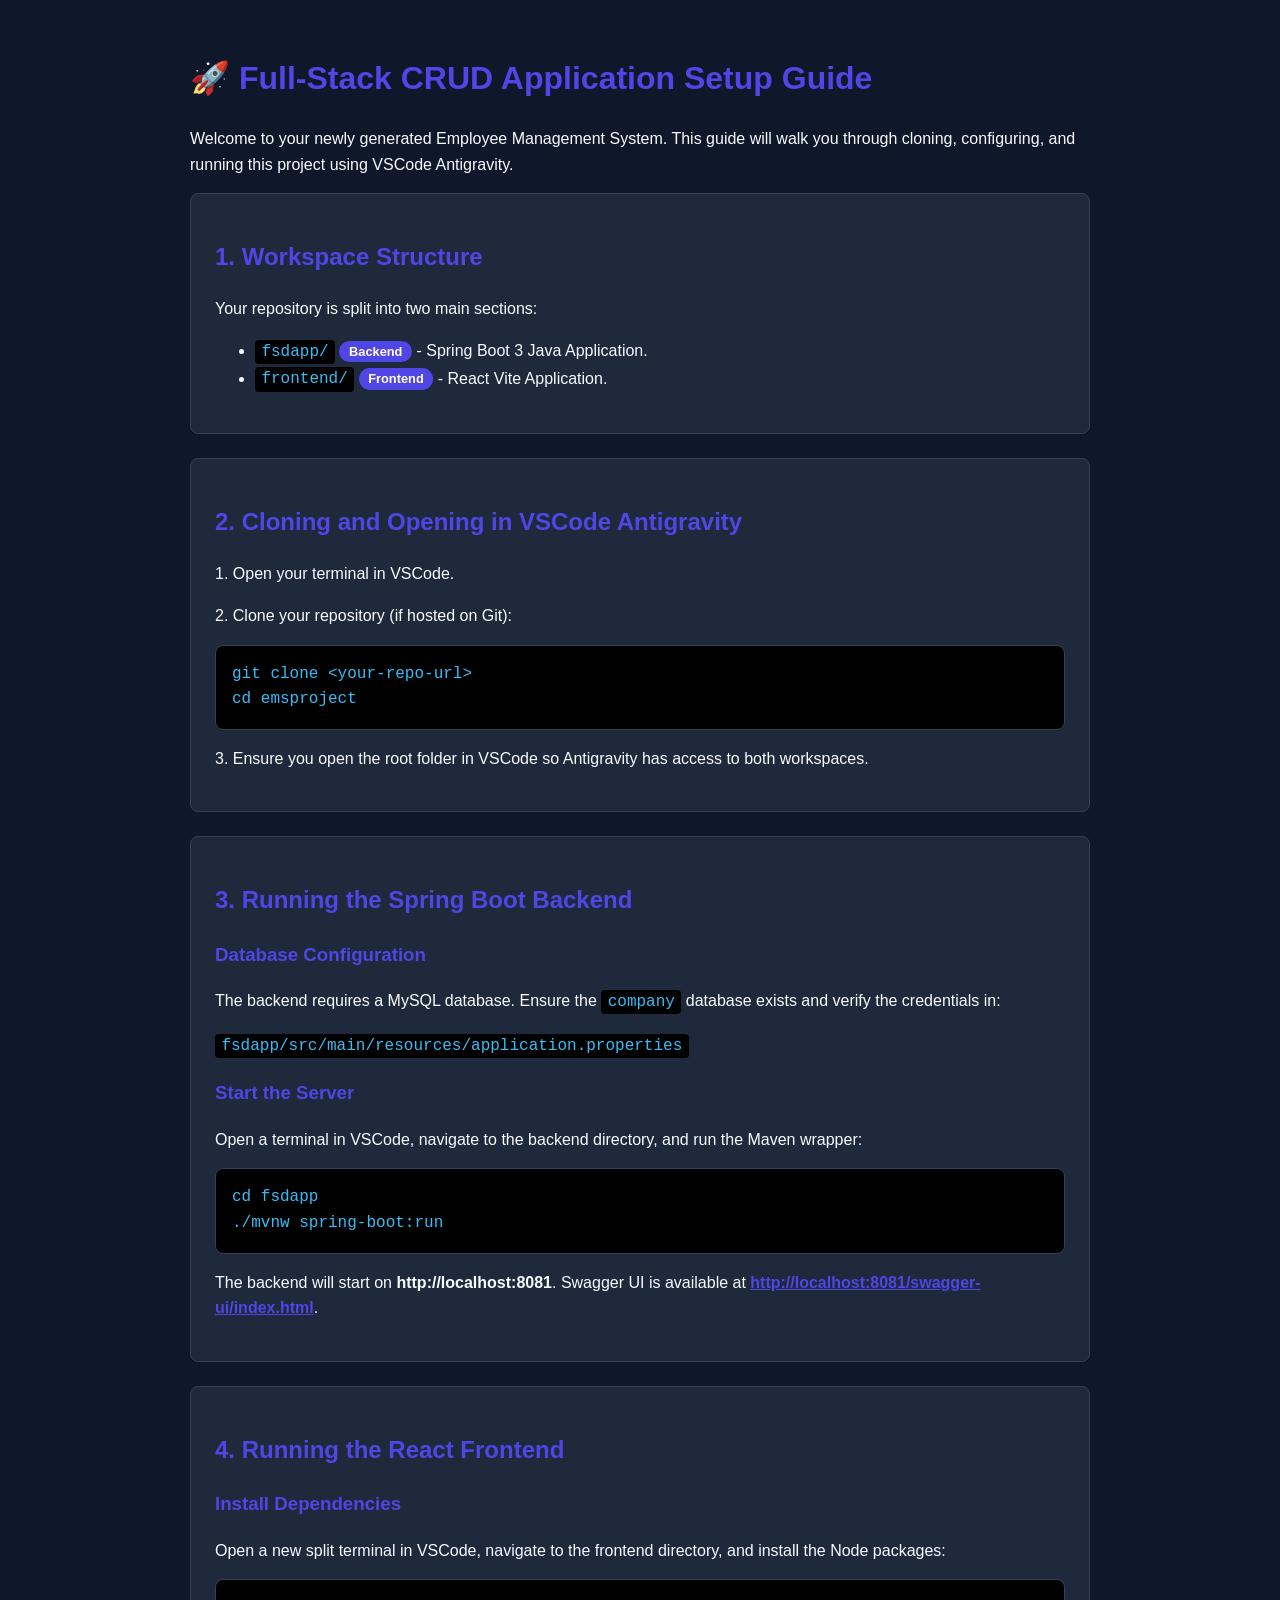
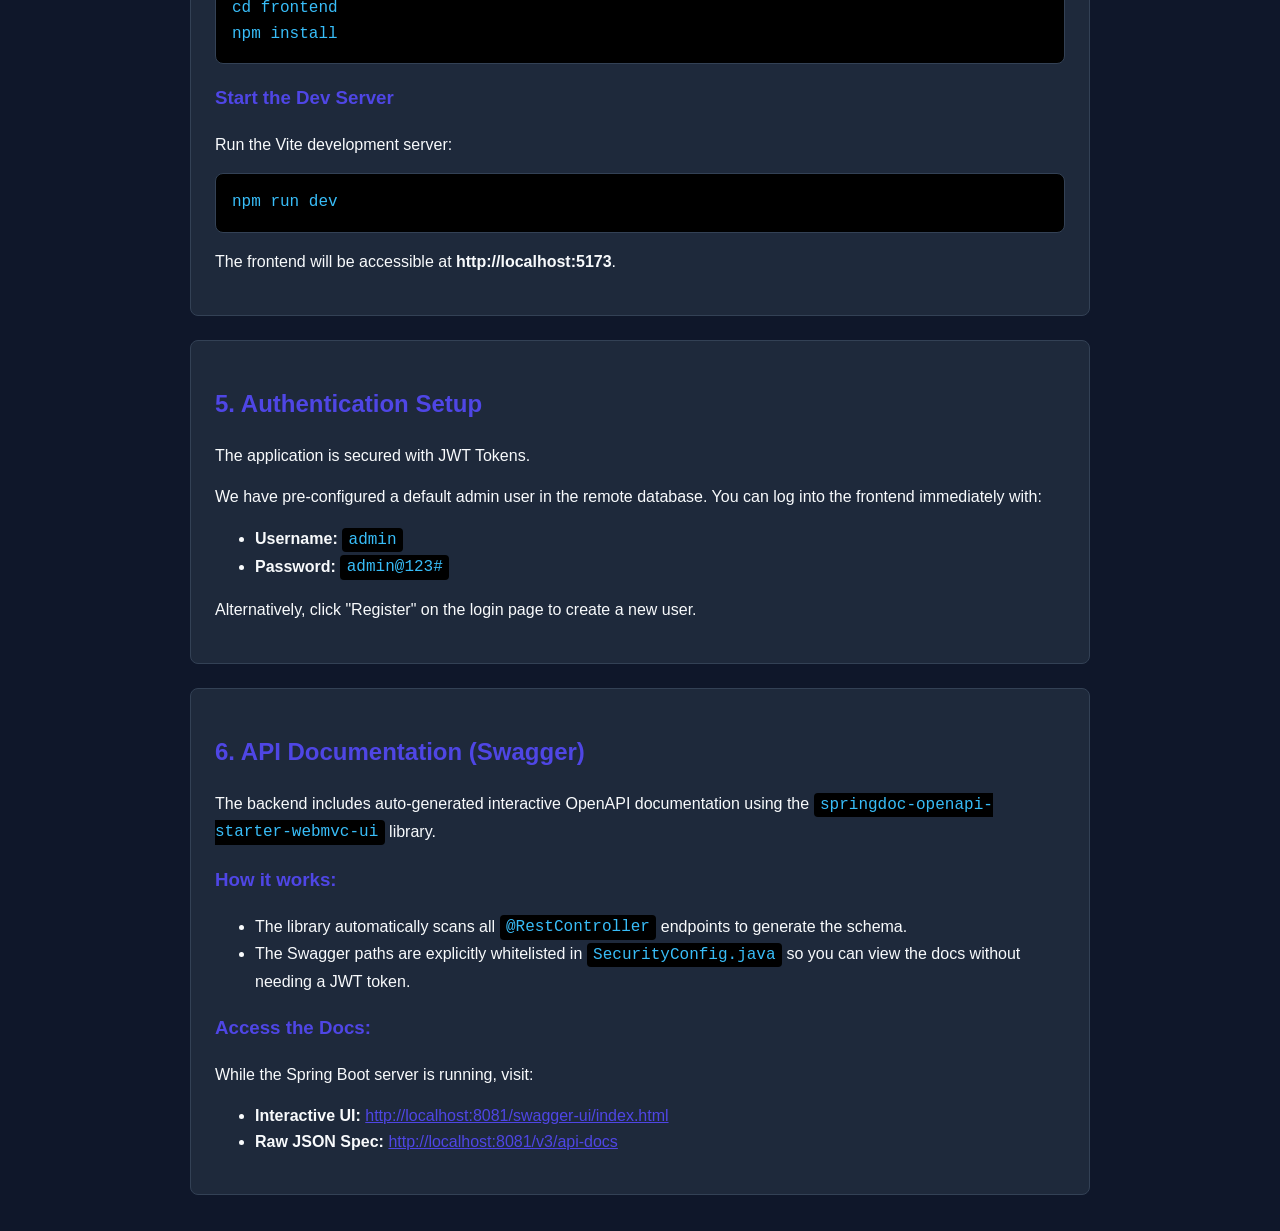
<file: day4/emsproject/guide.html>
<!DOCTYPE html>
<html lang="en">
<head>
    <meta charset="UTF-8">
    <meta name="viewport" content="width=device-width, initial-scale=1.0">
    <title>VSCode Antigravity Setup Guide</title>
    <style>
        :root {
            --primary: #4f46e5;
            --bg: #0f172a;
            --card-bg: #1e293b;
            --text-main: #f8fafc;
            --text-muted: #94a3b8;
            --border: #334155;
        }
        body {
            font-family: 'Segoe UI', Tahoma, Geneva, Verdana, sans-serif;
            background-color: var(--bg);
            color: var(--text-main);
            line-height: 1.6;
            padding: 2rem;
            max-width: 900px;
            margin: 0 auto;
        }
        h1, h2, h3 {
            color: var(--primary);
        }
        .card {
            background-color: var(--card-bg);
            padding: 1.5rem;
            border-radius: 8px;
            border: 1px solid var(--border);
            margin-bottom: 1.5rem;
        }
        code {
            background-color: #000;
            padding: 0.2rem 0.4rem;
            border-radius: 4px;
            font-family: Consolas, monospace;
            color: #38bdf8;
        }
        pre {
            background-color: #000;
            padding: 1rem;
            border-radius: 8px;
            overflow-x: auto;
            border: 1px solid var(--border);
        }
        pre code {
            background-color: transparent;
            padding: 0;
        }
        .step {
            margin-bottom: 1rem;
        }
        .badge {
            background: var(--primary);
            color: white;
            padding: 0.2rem 0.6rem;
            border-radius: 12px;
            font-size: 0.8rem;
            font-weight: bold;
        }
    </style>
</head>
<body>

    <h1>🚀 Full-Stack CRUD Application Setup Guide</h1>
    <p>Welcome to your newly generated Employee Management System. This guide will walk you through cloning, configuring, and running this project using VSCode Antigravity.</p>

    <div class="card">
        <h2>1. Workspace Structure</h2>
        <p>Your repository is split into two main sections:</p>
        <ul>
            <li><code>fsdapp/</code> <span class="badge">Backend</span> - Spring Boot 3 Java Application.</li>
            <li><code>frontend/</code> <span class="badge">Frontend</span> - React Vite Application.</li>
        </ul>
    </div>

    <div class="card">
        <h2>2. Cloning and Opening in VSCode Antigravity</h2>
        <div class="step">
            <p>1. Open your terminal in VSCode.</p>
            <p>2. Clone your repository (if hosted on Git):</p>
            <pre><code>git clone &lt;your-repo-url&gt;
cd emsproject</code></pre>
            <p>3. Ensure you open the root folder in VSCode so Antigravity has access to both workspaces.</p>
        </div>
    </div>

    <div class="card">
        <h2>3. Running the Spring Boot Backend</h2>
        <div class="step">
            <h3>Database Configuration</h3>
            <p>The backend requires a MySQL database. Ensure the <code>company</code> database exists and verify the credentials in:</p>
            <code>fsdapp/src/main/resources/application.properties</code>
        </div>
        <div class="step">
            <h3>Start the Server</h3>
            <p>Open a terminal in VSCode, navigate to the backend directory, and run the Maven wrapper:</p>
            <pre><code>cd fsdapp
./mvnw spring-boot:run</code></pre>
            <p>The backend will start on <strong>http://localhost:8081</strong>. Swagger UI is available at <a href="http://localhost:8081/swagger-ui/index.html" target="_blank" style="color: var(--primary);"><strong>http://localhost:8081/swagger-ui/index.html</strong></a>.</p>
        </div>
    </div>

    <div class="card">
        <h2>4. Running the React Frontend</h2>
        <div class="step">
            <h3>Install Dependencies</h3>
            <p>Open a new split terminal in VSCode, navigate to the frontend directory, and install the Node packages:</p>
            <pre><code>cd frontend
npm install</code></pre>
        </div>
        <div class="step">
            <h3>Start the Dev Server</h3>
            <p>Run the Vite development server:</p>
            <pre><code>npm run dev</code></pre>
            <p>The frontend will be accessible at <strong>http://localhost:5173</strong>.</p>
        </div>
    </div>

    <div class="card">
        <h2>5. Authentication Setup</h2>
        <p>The application is secured with JWT Tokens.</p>
        <p>We have pre-configured a default admin user in the remote database. You can log into the frontend immediately with:</p>
        <ul>
            <li><strong>Username:</strong> <code>admin</code></li>
            <li><strong>Password:</strong> <code>admin@123#</code></li>
        </ul>
        <p>Alternatively, click "Register" on the login page to create a new user.</p>
    </div>

    <div class="card">
        <h2>6. API Documentation (Swagger)</h2>
        <p>The backend includes auto-generated interactive OpenAPI documentation using the <code>springdoc-openapi-starter-webmvc-ui</code> library.</p>
        <div class="step">
            <h3>How it works:</h3>
            <ul>
                <li>The library automatically scans all <code>@RestController</code> endpoints to generate the schema.</li>
                <li>The Swagger paths are explicitly whitelisted in <code>SecurityConfig.java</code> so you can view the docs without needing a JWT token.</li>
            </ul>
        </div>
        <div class="step">
            <h3>Access the Docs:</h3>
            <p>While the Spring Boot server is running, visit:</p>
            <ul>
                <li><strong>Interactive UI:</strong> <a href="http://localhost:8081/swagger-ui/index.html" target="_blank" style="color: var(--primary);">http://localhost:8081/swagger-ui/index.html</a></li>
                <li><strong>Raw JSON Spec:</strong> <a href="http://localhost:8081/v3/api-docs" target="_blank" style="color: var(--primary);">http://localhost:8081/v3/api-docs</a></li>
            </ul>
        </div>
    </div>

</body>
</html>
</file>
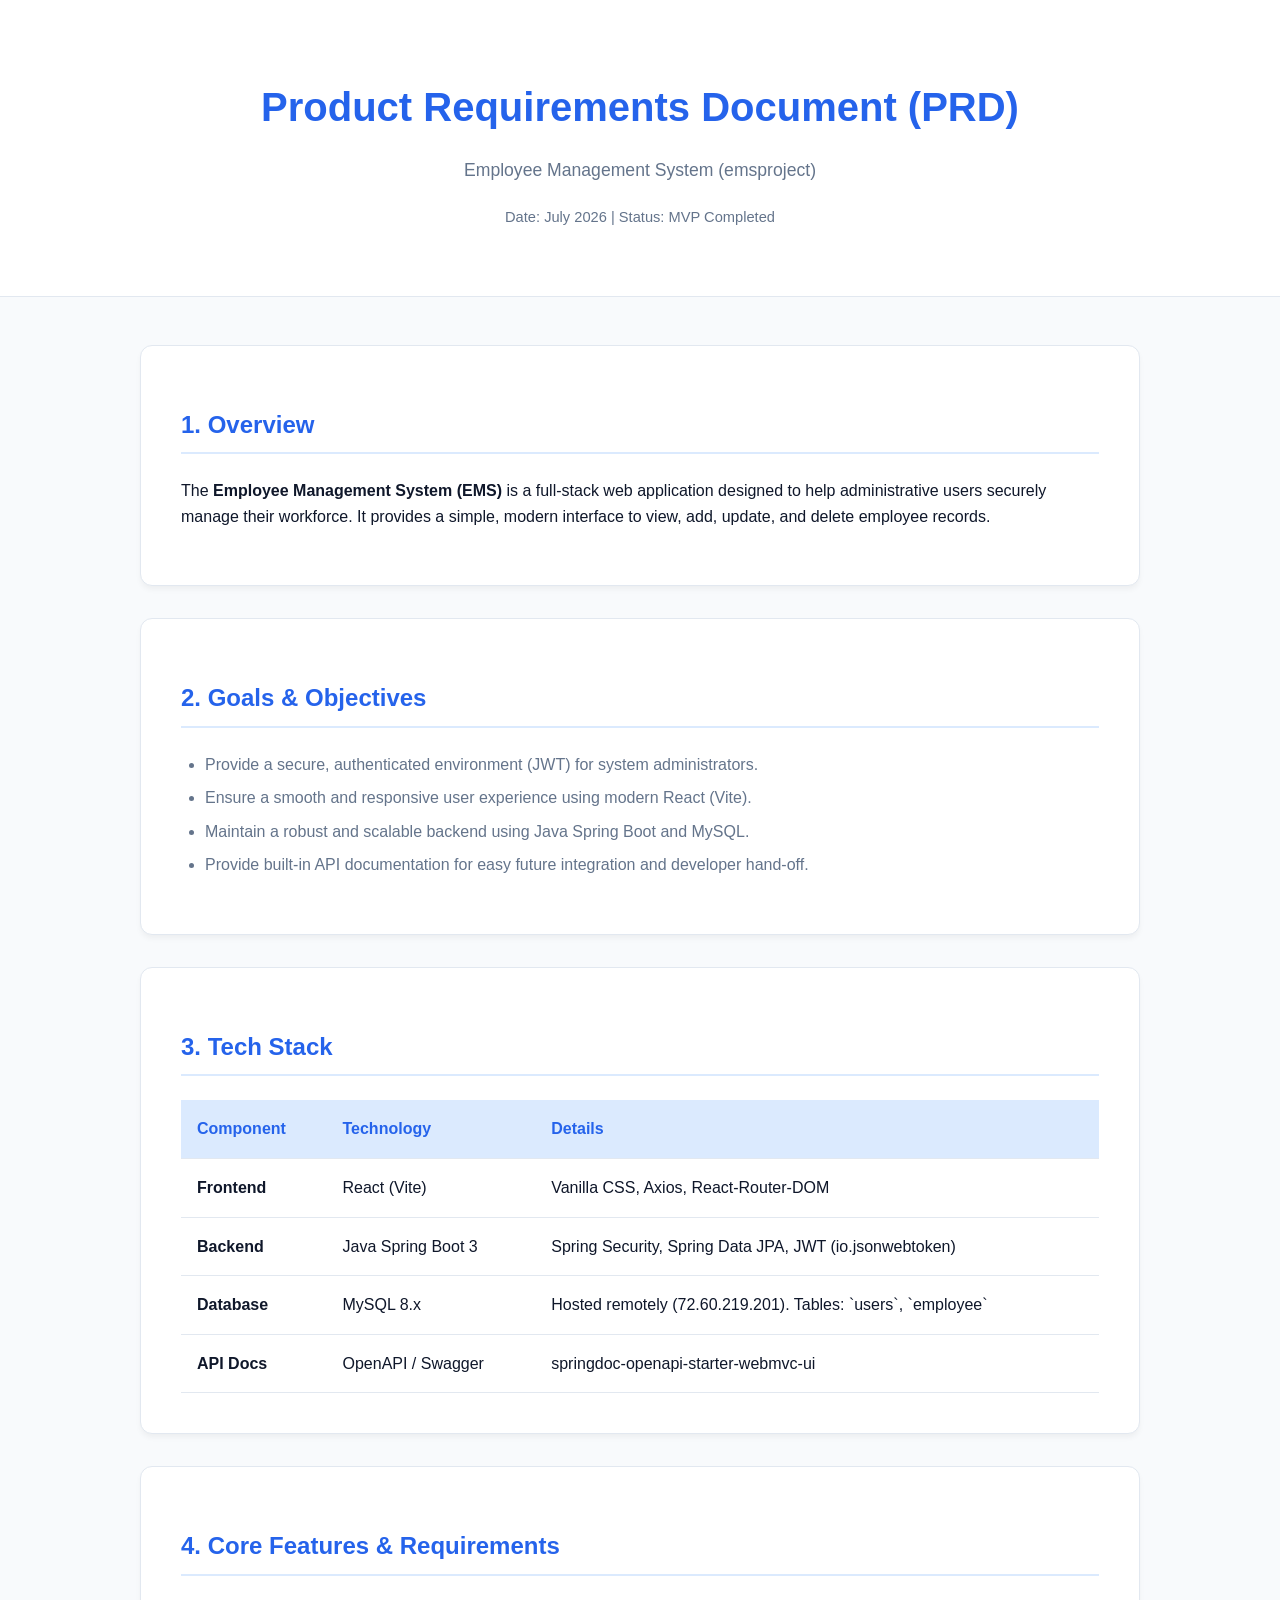
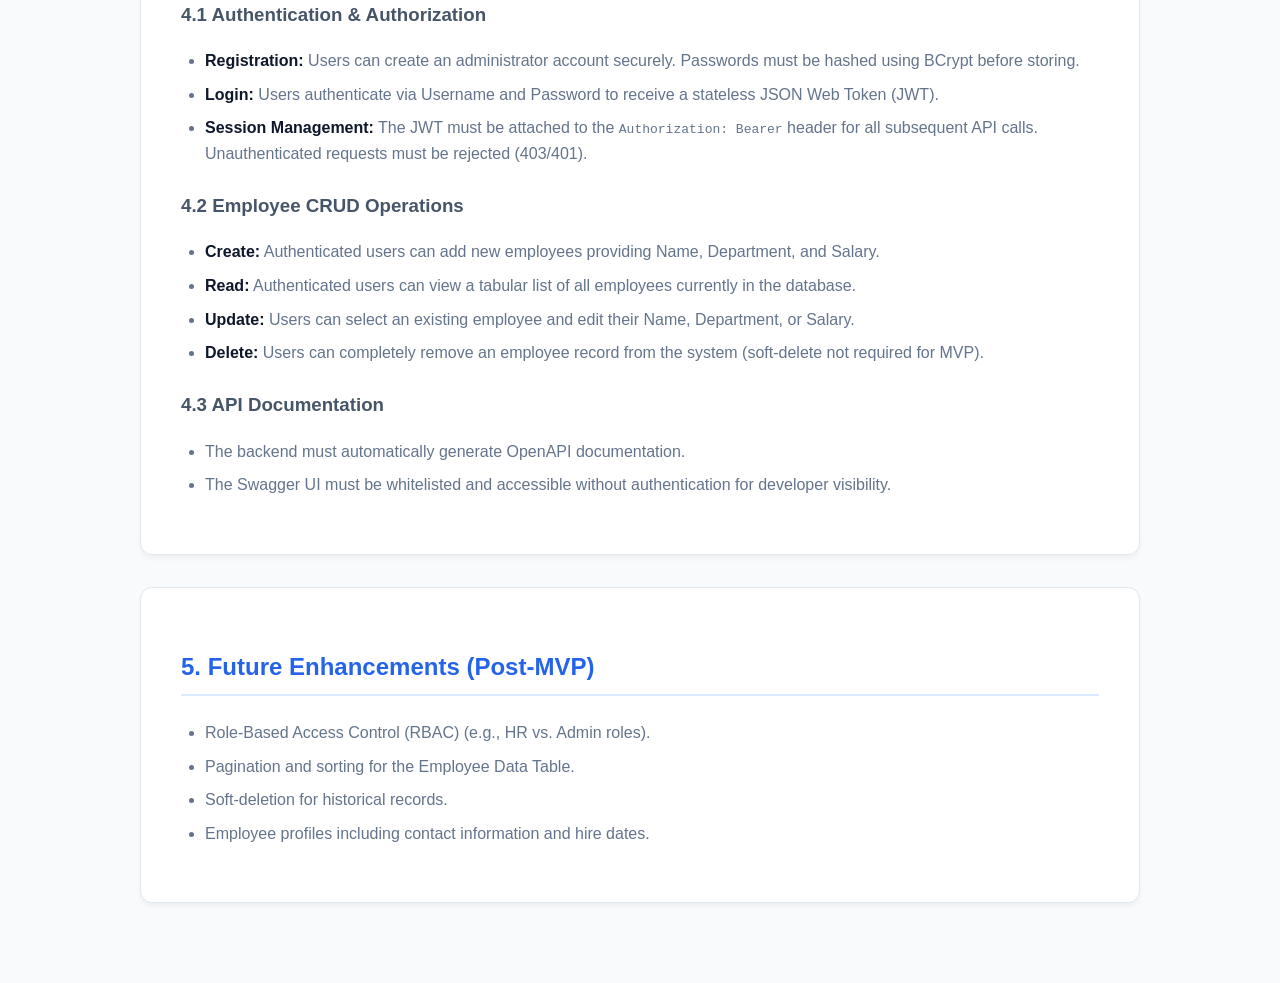
<file: day4/emsproject/prd.html>
<!DOCTYPE html>
<html lang="en">
<head>
    <meta charset="UTF-8">
    <meta name="viewport" content="width=device-width, initial-scale=1.0">
    <title>PRD - Employee Management System (emsproject)</title>
    <style>
        :root {
            --primary: #2563eb;
            --secondary: #475569;
            --bg: #f8fafc;
            --surface: #ffffff;
            --text-main: #0f172a;
            --text-muted: #64748b;
            --border: #e2e8f0;
            --accent: #dbeafe;
        }
        body {
            font-family: 'Inter', -apple-system, BlinkMacSystemFont, 'Segoe UI', Roboto, Helvetica, Arial, sans-serif;
            background-color: var(--bg);
            color: var(--text-main);
            line-height: 1.6;
            margin: 0;
            padding: 0;
        }
        .container {
            max-width: 1000px;
            margin: 0 auto;
            padding: 3rem 2rem;
        }
        header {
            background-color: var(--surface);
            padding: 3rem 2rem;
            border-bottom: 1px solid var(--border);
            text-align: center;
        }
        header h1 {
            color: var(--primary);
            font-size: 2.5rem;
            margin-bottom: 0.5rem;
        }
        header p {
            color: var(--text-muted);
            font-size: 1.1rem;
        }
        .section {
            background: var(--surface);
            padding: 2.5rem;
            border-radius: 12px;
            border: 1px solid var(--border);
            margin-bottom: 2rem;
            box-shadow: 0 4px 6px -1px rgba(0, 0, 0, 0.05);
        }
        h2 {
            color: var(--primary);
            border-bottom: 2px solid var(--accent);
            padding-bottom: 0.5rem;
            margin-bottom: 1.5rem;
        }
        h3 {
            color: var(--secondary);
            margin-top: 1.5rem;
        }
        ul {
            padding-left: 1.5rem;
            color: var(--text-muted);
        }
        li {
            margin-bottom: 0.5rem;
        }
        strong {
            color: var(--text-main);
        }
        table {
            width: 100%;
            border-collapse: collapse;
            margin-top: 1rem;
        }
        th, td {
            text-align: left;
            padding: 1rem;
            border-bottom: 1px solid var(--border);
        }
        th {
            background-color: var(--accent);
            color: var(--primary);
            font-weight: 600;
        }
    </style>
</head>
<body>

    <header>
        <h1>Product Requirements Document (PRD)</h1>
        <p>Employee Management System (emsproject)</p>
        <p><small>Date: July 2026 | Status: MVP Completed</small></p>
    </header>

    <div class="container">
        
        <div class="section">
            <h2>1. Overview</h2>
            <p>The <strong>Employee Management System (EMS)</strong> is a full-stack web application designed to help administrative users securely manage their workforce. It provides a simple, modern interface to view, add, update, and delete employee records.</p>
        </div>

        <div class="section">
            <h2>2. Goals & Objectives</h2>
            <ul>
                <li>Provide a secure, authenticated environment (JWT) for system administrators.</li>
                <li>Ensure a smooth and responsive user experience using modern React (Vite).</li>
                <li>Maintain a robust and scalable backend using Java Spring Boot and MySQL.</li>
                <li>Provide built-in API documentation for easy future integration and developer hand-off.</li>
            </ul>
        </div>

        <div class="section">
            <h2>3. Tech Stack</h2>
            <table>
                <tr>
                    <th>Component</th>
                    <th>Technology</th>
                    <th>Details</th>
                </tr>
                <tr>
                    <td><strong>Frontend</strong></td>
                    <td>React (Vite)</td>
                    <td>Vanilla CSS, Axios, React-Router-DOM</td>
                </tr>
                <tr>
                    <td><strong>Backend</strong></td>
                    <td>Java Spring Boot 3</td>
                    <td>Spring Security, Spring Data JPA, JWT (io.jsonwebtoken)</td>
                </tr>
                <tr>
                    <td><strong>Database</strong></td>
                    <td>MySQL 8.x</td>
                    <td>Hosted remotely (72.60.219.201). Tables: `users`, `employee`</td>
                </tr>
                <tr>
                    <td><strong>API Docs</strong></td>
                    <td>OpenAPI / Swagger</td>
                    <td>springdoc-openapi-starter-webmvc-ui</td>
                </tr>
            </table>
        </div>

        <div class="section">
            <h2>4. Core Features & Requirements</h2>
            
            <h3>4.1 Authentication & Authorization</h3>
            <ul>
                <li><strong>Registration:</strong> Users can create an administrator account securely. Passwords must be hashed using BCrypt before storing.</li>
                <li><strong>Login:</strong> Users authenticate via Username and Password to receive a stateless JSON Web Token (JWT).</li>
                <li><strong>Session Management:</strong> The JWT must be attached to the <code>Authorization: Bearer</code> header for all subsequent API calls. Unauthenticated requests must be rejected (403/401).</li>
            </ul>

            <h3>4.2 Employee CRUD Operations</h3>
            <ul>
                <li><strong>Create:</strong> Authenticated users can add new employees providing Name, Department, and Salary.</li>
                <li><strong>Read:</strong> Authenticated users can view a tabular list of all employees currently in the database.</li>
                <li><strong>Update:</strong> Users can select an existing employee and edit their Name, Department, or Salary.</li>
                <li><strong>Delete:</strong> Users can completely remove an employee record from the system (soft-delete not required for MVP).</li>
            </ul>
            
            <h3>4.3 API Documentation</h3>
            <ul>
                <li>The backend must automatically generate OpenAPI documentation.</li>
                <li>The Swagger UI must be whitelisted and accessible without authentication for developer visibility.</li>
            </ul>
        </div>

        <div class="section">
            <h2>5. Future Enhancements (Post-MVP)</h2>
            <ul>
                <li>Role-Based Access Control (RBAC) (e.g., HR vs. Admin roles).</li>
                <li>Pagination and sorting for the Employee Data Table.</li>
                <li>Soft-deletion for historical records.</li>
                <li>Employee profiles including contact information and hire dates.</li>
            </ul>
        </div>

    </div>

</body>
</html>
</file>
